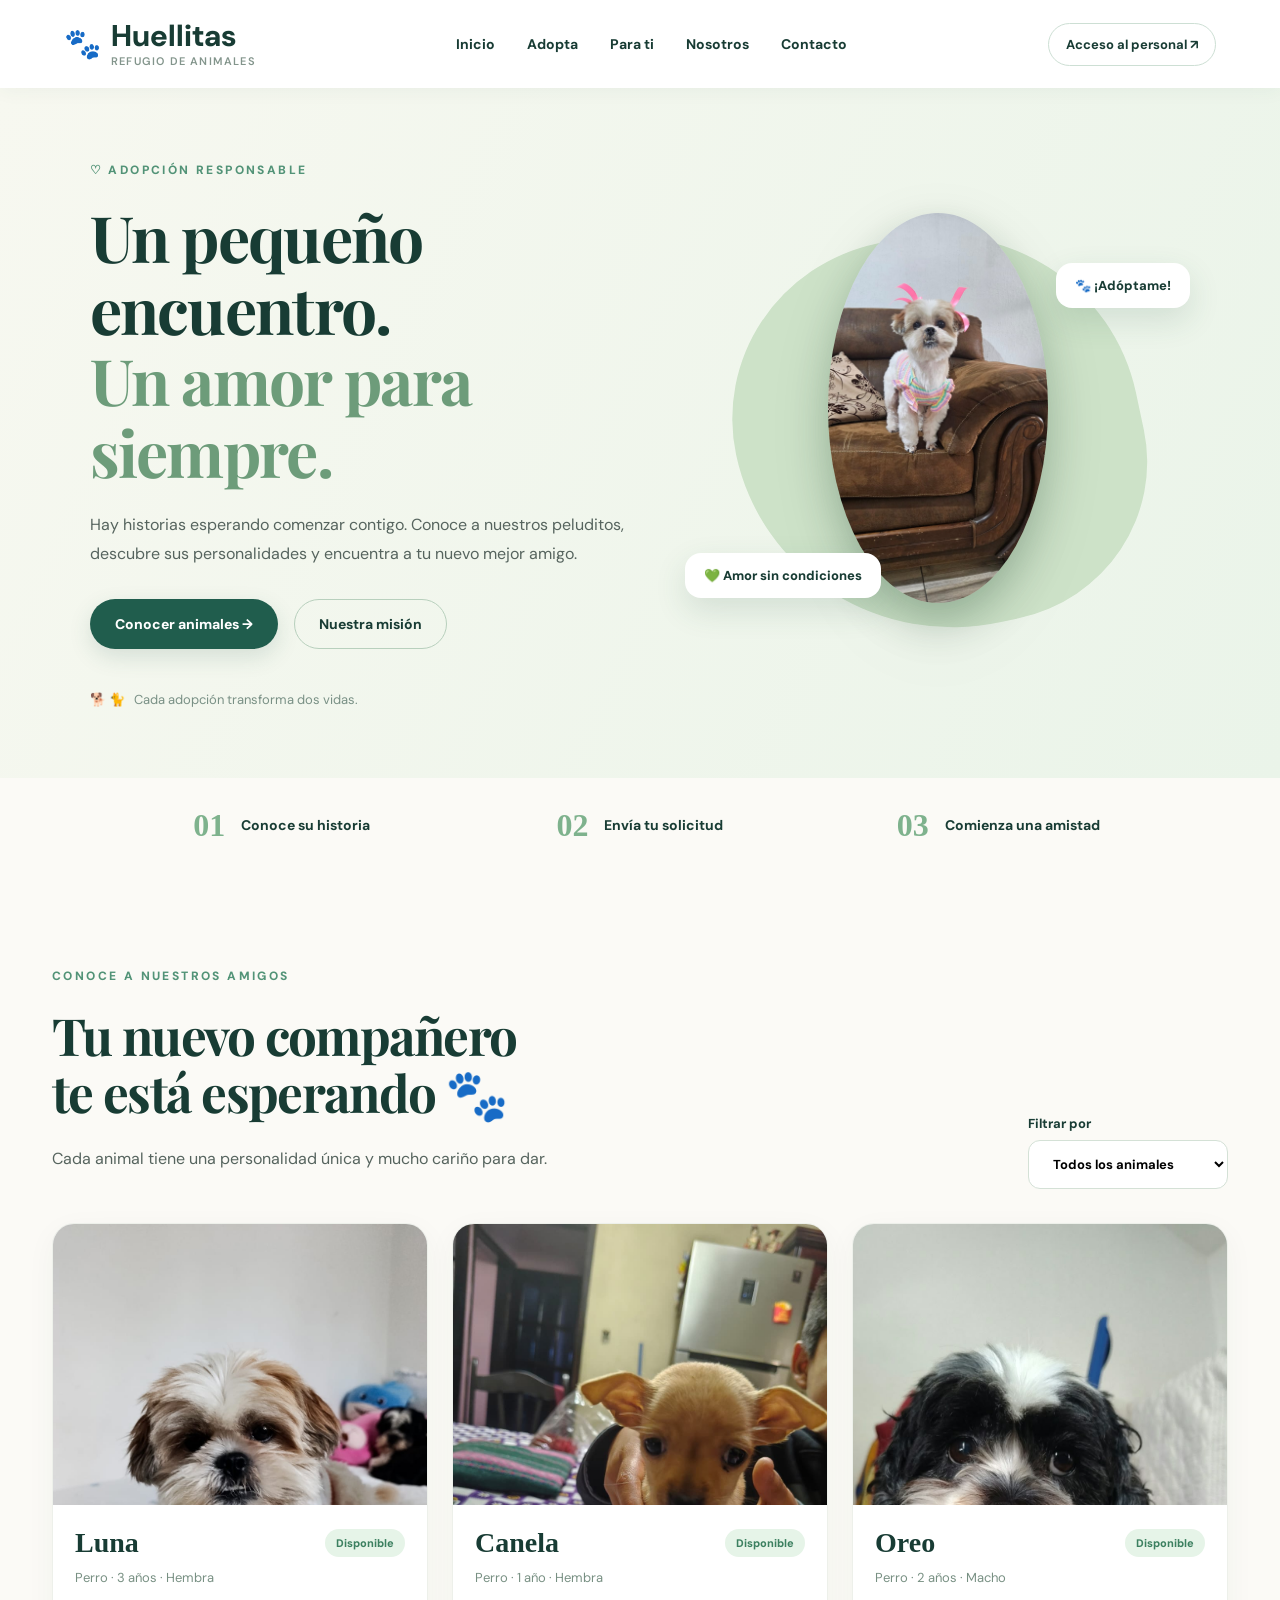
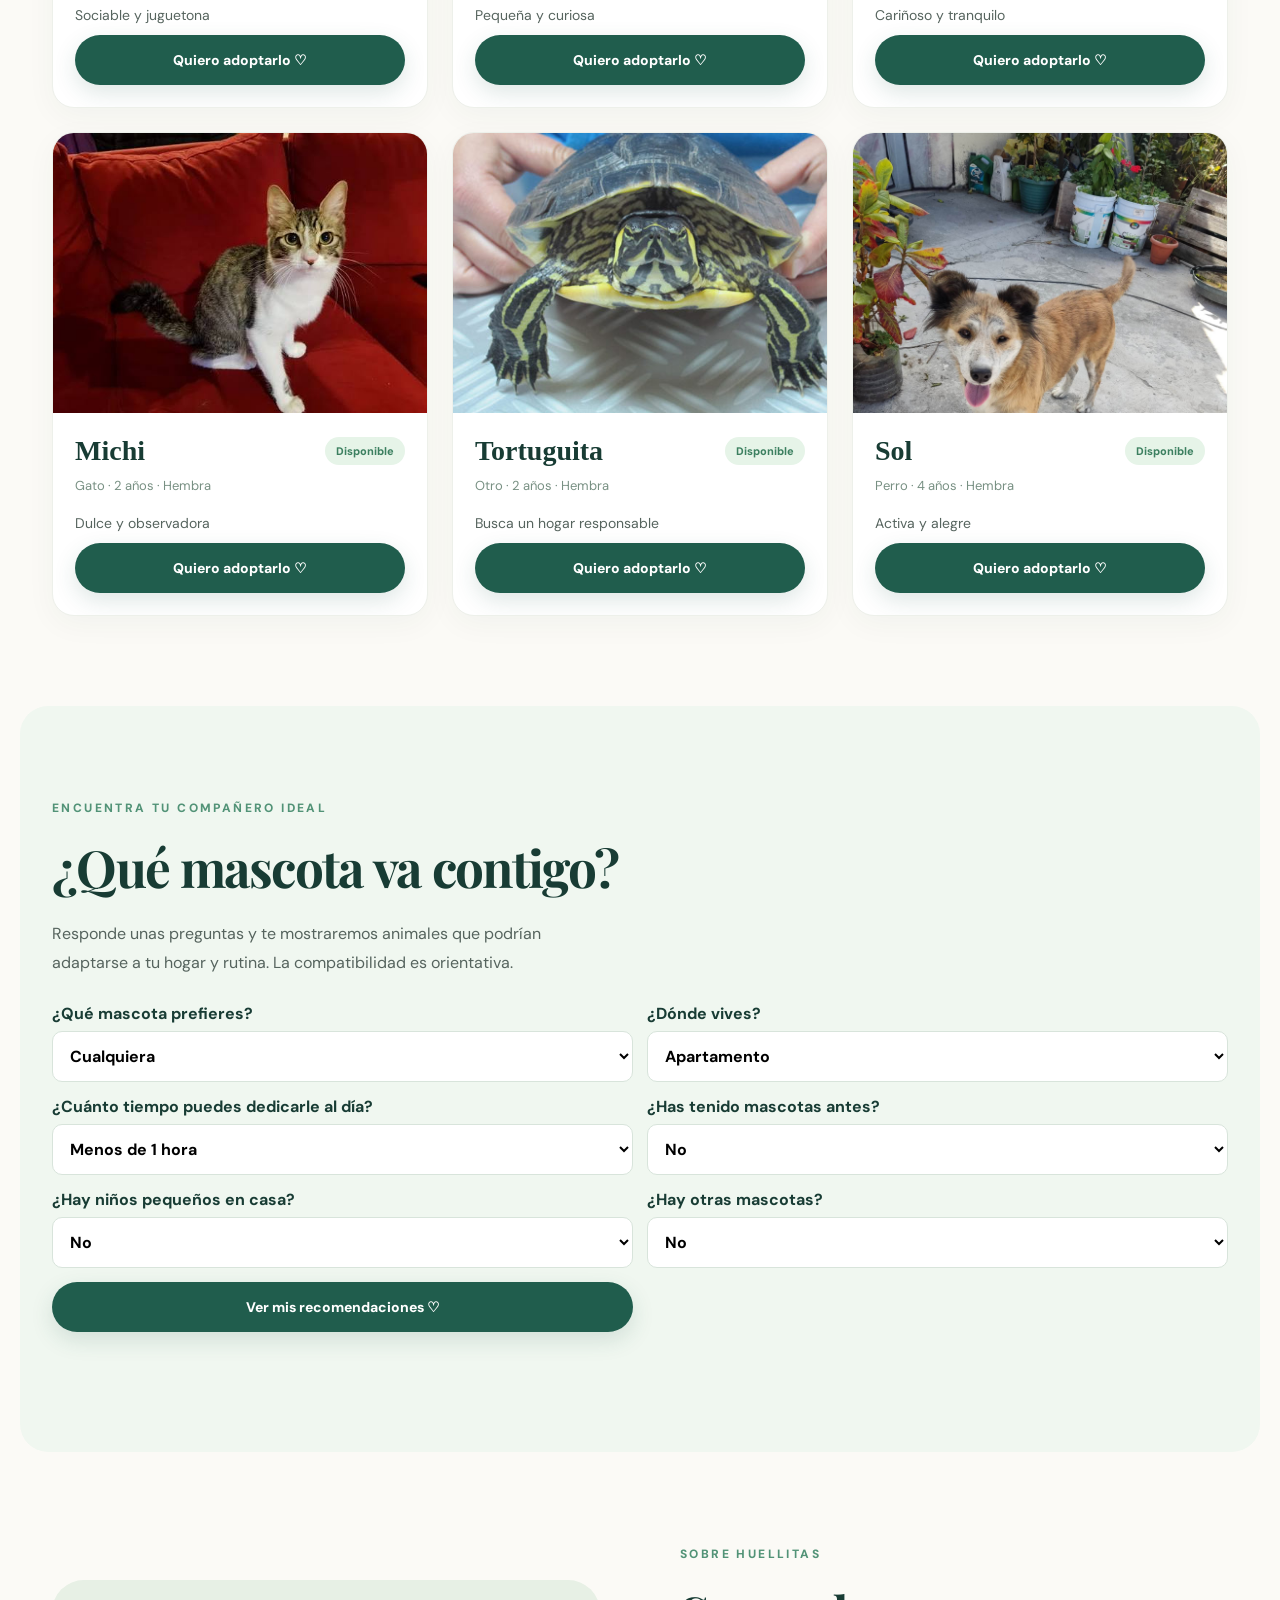
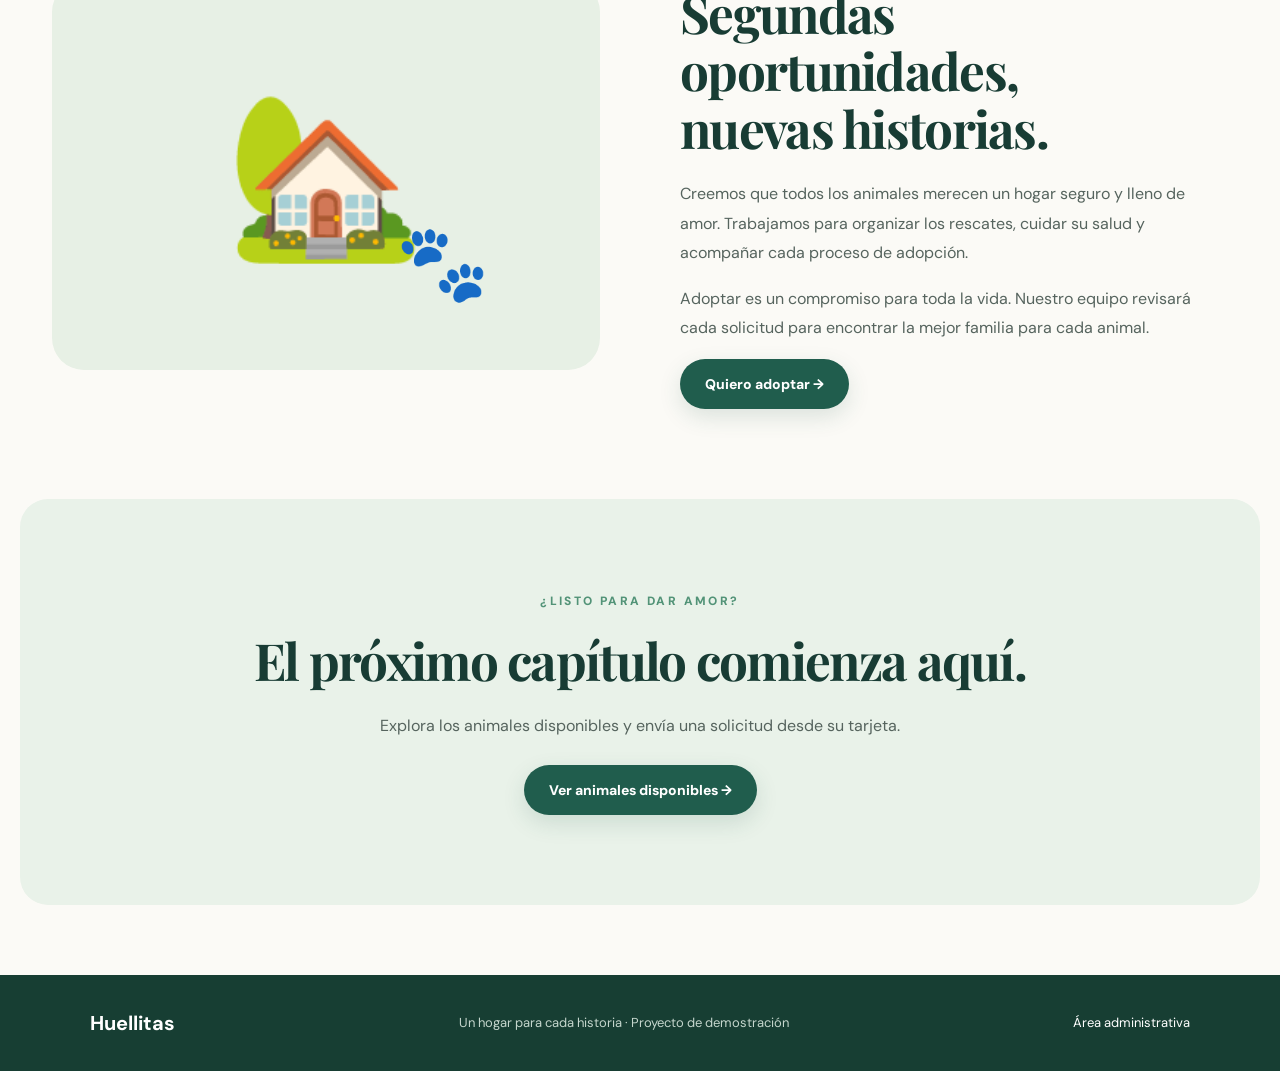
<file: frontend/index.html>
<!doctype html><html lang="es"><head><meta charset="utf-8"><meta name="viewport" content="width=device-width,initial-scale=1"><meta name="description" content="Conoce a los animales de Huellitas y solicita una adopción responsable."><title>Huellitas | Encuentra a tu mejor amigo</title><link rel="stylesheet" href="css/public.css"></head><body>
<header class="header"><a class="logo" href="index.html">🐾 <span>Huellitas<small>Refugio de animales</small></span></a><nav aria-label="Principal"><a href="#inicio">Inicio</a><a href="#amigos">Adopta</a><a href="#compatibilidad">Para ti</a><a href="#nosotros">Nosotros</a><a href="#contacto">Contacto</a></nav><a class="staff" href="panel.html">Acceso al personal ↗</a></header>
<main><section class="hero" id="inicio"><div class="hero-copy"><span class="eyebrow">♡ ADOPCIÓN RESPONSABLE</span><h1>Un pequeño encuentro.<br><em>Un amor para siempre.</em></h1><p>Hay historias esperando comenzar contigo. Conoce a nuestros peluditos, descubre sus personalidades y encuentra a tu nuevo mejor amigo.</p><div class="actions"><a class="btn" href="#amigos">Conocer animales →</a><a class="outline" href="#nosotros">Nuestra misión</a></div><div class="hero-note">🐕 🐈 &nbsp; Cada adopción transforma dos vidas.</div></div><div class="hero-art"><div class="art-glow"></div><div class="art-pet"><img src="assets/mascotas/logo-refugio.png" alt="Mascota de Huellitas"></div><span class="floating f1">💚 Amor sin condiciones</span><span class="floating f2">🐾 ¡Adóptame!</span></div></section>
<section class="impact" aria-label="Nuestro compromiso"><div><b>01</b><span>Conoce su historia</span></div><div><b>02</b><span>Envía tu solicitud</span></div><div><b>03</b><span>Comienza una amistad</span></div></section>
<section class="catalog section" id="amigos"><div class="section-top"><div><span class="eyebrow">CONOCE A NUESTROS AMIGOS</span><h2>Tu nuevo compañero<br>te está esperando 🐾</h2><p>Cada animal tiene una personalidad única y mucho cariño para dar.</p></div><div class="filters"><label for="filter">Filtrar por</label><select id="filter"><option value="Todos">Todos los animales</option><option value="Perro">Perros</option><option value="Gato">Gatos</option><option value="Otro">Otros</option></select></div></div><div id="animalGrid" class="animal-grid"></div><p class="note" id="empty" hidden>No encontramos animales disponibles con ese filtro.</p></section>
<section class="section matcher" id="compatibilidad"><span class="eyebrow">ENCUENTRA TU COMPAÑERO IDEAL</span><h2>¿Qué mascota va contigo?</h2><p>Responde unas preguntas y te mostraremos animales que podrían adaptarse a tu hogar y rutina. La compatibilidad es orientativa.</p><form id="matchForm" class="match-form"><label>¿Qué mascota prefieres?<select name="especie"><option value="Todos">Cualquiera</option><option>Perro</option><option>Gato</option><option>Otro</option></select></label><label>¿Dónde vives?<select name="vivienda"><option value="Apartamento">Apartamento</option><option value="Casa">Casa</option></select></label><label>¿Cuánto tiempo puedes dedicarle al día?<select name="actividad"><option value="Baja">Menos de 1 hora</option><option value="Media">Entre 1 y 2 horas</option><option value="Alta">Más de 2 horas</option></select></label><label>¿Has tenido mascotas antes?<select name="experiencia"><option value="No">No</option><option value="Sí">Sí</option></select></label><label>¿Hay niños pequeños en casa?<select name="ninos"><option value="No">No</option><option value="Sí">Sí</option></select></label><label>¿Hay otras mascotas?<select name="otrasMascotas"><option value="No">No</option><option value="Sí">Sí</option></select></label><button class="btn" type="submit">Ver mis recomendaciones ♡</button></form><div id="matchResults" class="animal-grid" aria-live="polite"></div></section><section class="mission section" id="nosotros"><div class="mission-illustration">🏡<span>🐾</span></div><div><span class="eyebrow">SOBRE HUELLITAS</span><h2>Segundas oportunidades,<br>nuevas historias.</h2><p>Creemos que todos los animales merecen un hogar seguro y lleno de amor. Trabajamos para organizar los rescates, cuidar su salud y acompañar cada proceso de adopción.</p><p>Adoptar es un compromiso para toda la vida. Nuestro equipo revisará cada solicitud para encontrar la mejor familia para cada animal.</p><a class="btn" href="#amigos">Quiero adoptar →</a></div></section>
<section class="contact section" id="contacto"><span class="eyebrow">¿LISTO PARA DAR AMOR?</span><h2>El próximo capítulo comienza aquí.</h2><p>Explora los animales disponibles y envía una solicitud desde su tarjeta.</p><a class="btn" href="#amigos">Ver animales disponibles →</a></section></main>
<footer><strong>Huellitas</strong><span>Un hogar para cada historia · Proyecto de demostración</span><a href="panel.html">Área administrativa</a></footer>
<div id="adoptModal" class="overlay" hidden><div class="dialog" role="dialog" aria-modal="true" aria-labelledby="modalTitle"><button id="close" class="close" type="button" aria-label="Cerrar">✕</button><span class="eyebrow">SOLICITUD DE ADOPCIÓN</span><h2 id="modalTitle">Adopta</h2><p>Déjanos tus datos para que el equipo del refugio pueda dar seguimiento a tu solicitud.</p><form id="adoptForm"><input type="hidden" name="animal" id="animalId"><div class="form-columns"><label>Nombre completo *<input name="adoptante" required maxlength="100"></label><label>Correo electrónico *<input type="email" name="contacto" required maxlength="150"></label><label>Teléfono *<input name="telefono" type="tel" required minlength="8" maxlength="20"></label><label>Edad *<input name="edadAdoptante" type="number" min="18" max="110" required></label><label>Municipio / ciudad *<input name="ciudad" required maxlength="100"></label><label>Ocupación *<input name="ocupacion" required maxlength="100"></label><label>Tipo de vivienda *<select name="vivienda" required><option value="">Selecciona</option><option>Casa</option><option>Apartamento</option></select></label><label>¿La vivienda es propia o alquilada? *<select name="tenencia" required><option value="">Selecciona</option><option>Propia</option><option>Alquilada</option><option>Familiar</option></select></label><label>¿Permiten mascotas en tu vivienda? *<select name="permiso" required><option value="">Selecciona</option><option>Sí</option><option>No</option></select></label><label>¿Hay niños en casa? *<select name="ninos" required><option value="">Selecciona</option><option>Sí</option><option>No</option></select></label><label>¿Tienes otras mascotas? *<select name="otrasMascotas" required><option value="">Selecciona</option><option>Sí</option><option>No</option></select></label><label>¿Has tenido mascotas antes? *<select name="experiencia" required><option value="">Selecciona</option><option>Sí</option><option>No</option></select></label><label>Horas diarias que estará solo *<input type="number" name="horasSolo" min="0" max="24" required></label><label>¿Puedes cubrir gastos veterinarios? *<select name="gastos" required><option value="">Selecciona</option><option>Sí</option><option>No</option></select></label><label class="wide">¿Por qué deseas adoptar? *<textarea name="preferencias" rows="3" maxlength="1000" required></textarea></label><label class="wide">¿Dónde dormirá y quién lo cuidará? *<textarea name="cuidados" rows="3" maxlength="1000" required></textarea></label><label class="wide">¿Qué harías si te mudas o tienes una emergencia? *<textarea name="compromiso" rows="3" maxlength="1000" required></textarea></label></div><label class="consent"><input type="checkbox" name="consentimiento" value="Sí" required> Autorizo el uso de mis datos para evaluar esta solicitud y acepto que el refugio me contacte.</label><button class="btn" type="submit">Enviar solicitud →</button><p class="form-message" id="formMessage" role="status"></p></form></div></div>
<script src="js/public.js"></script></body></html>
</file>
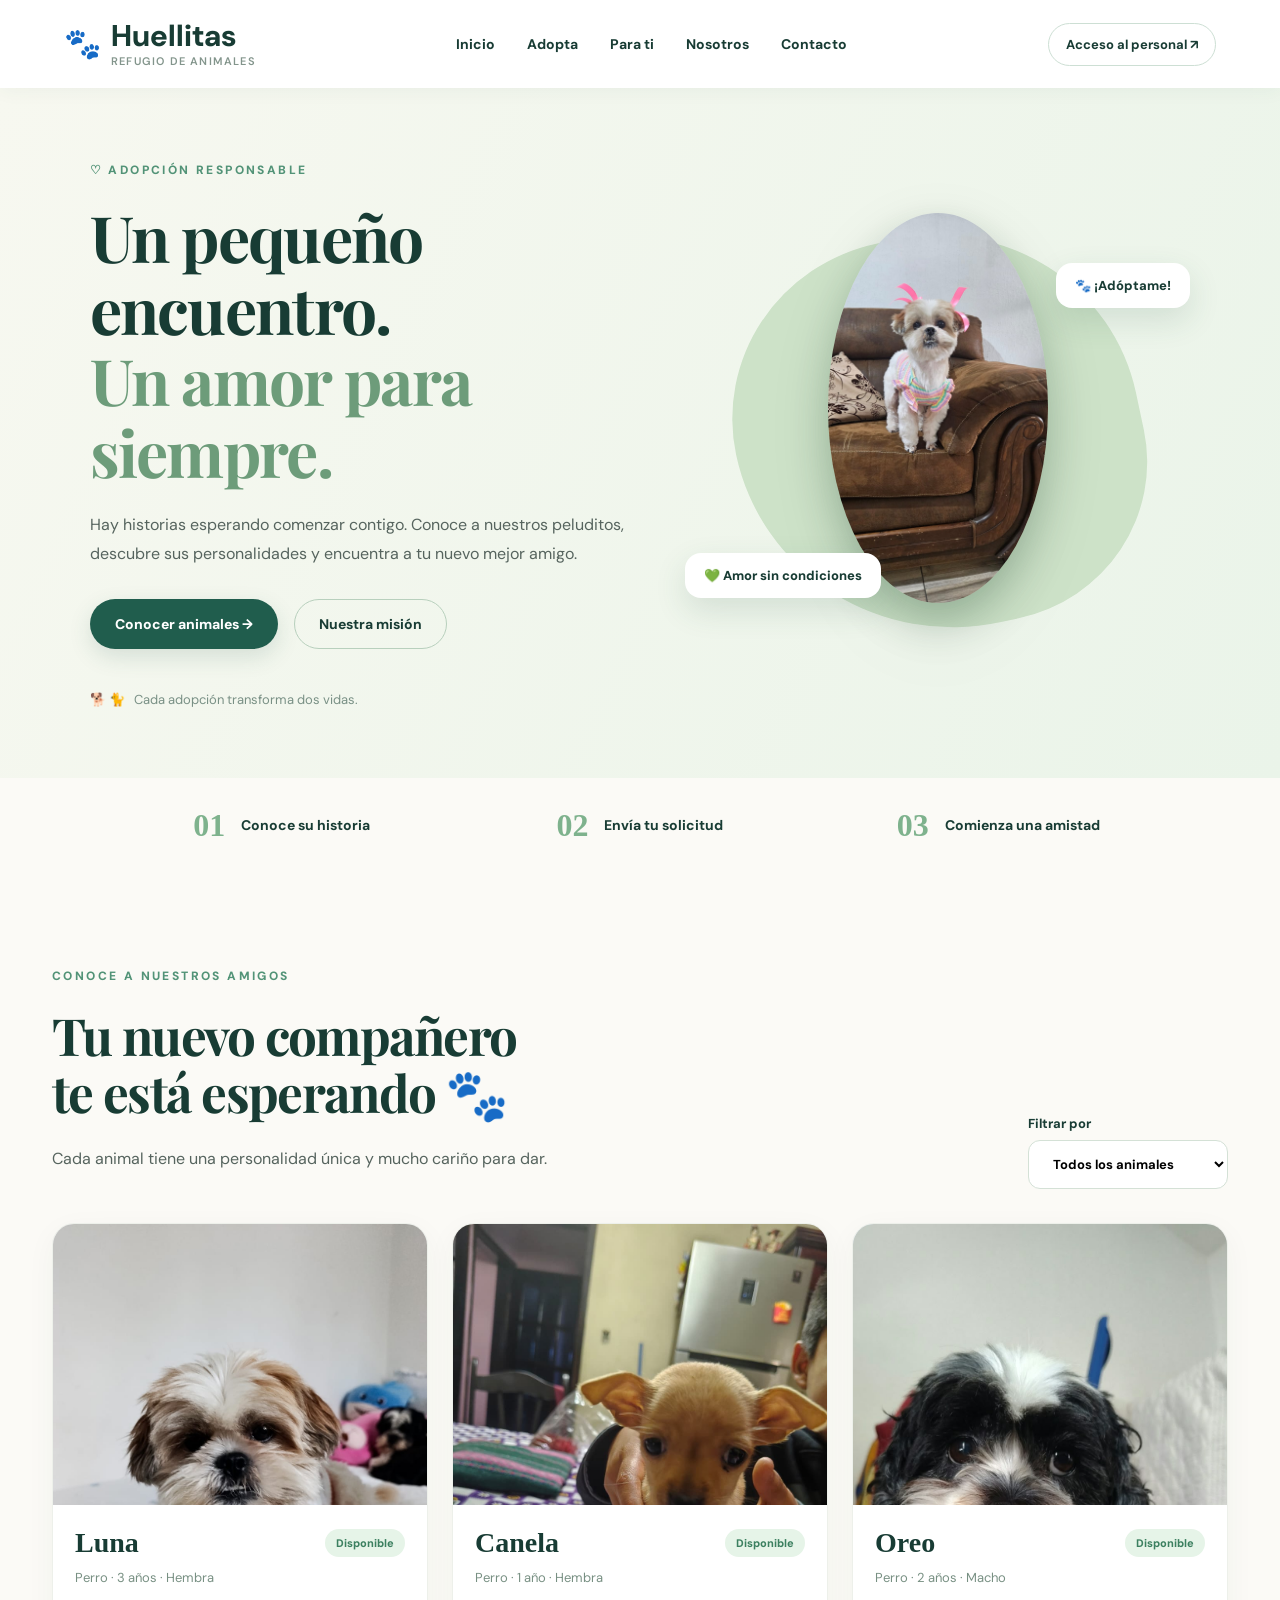
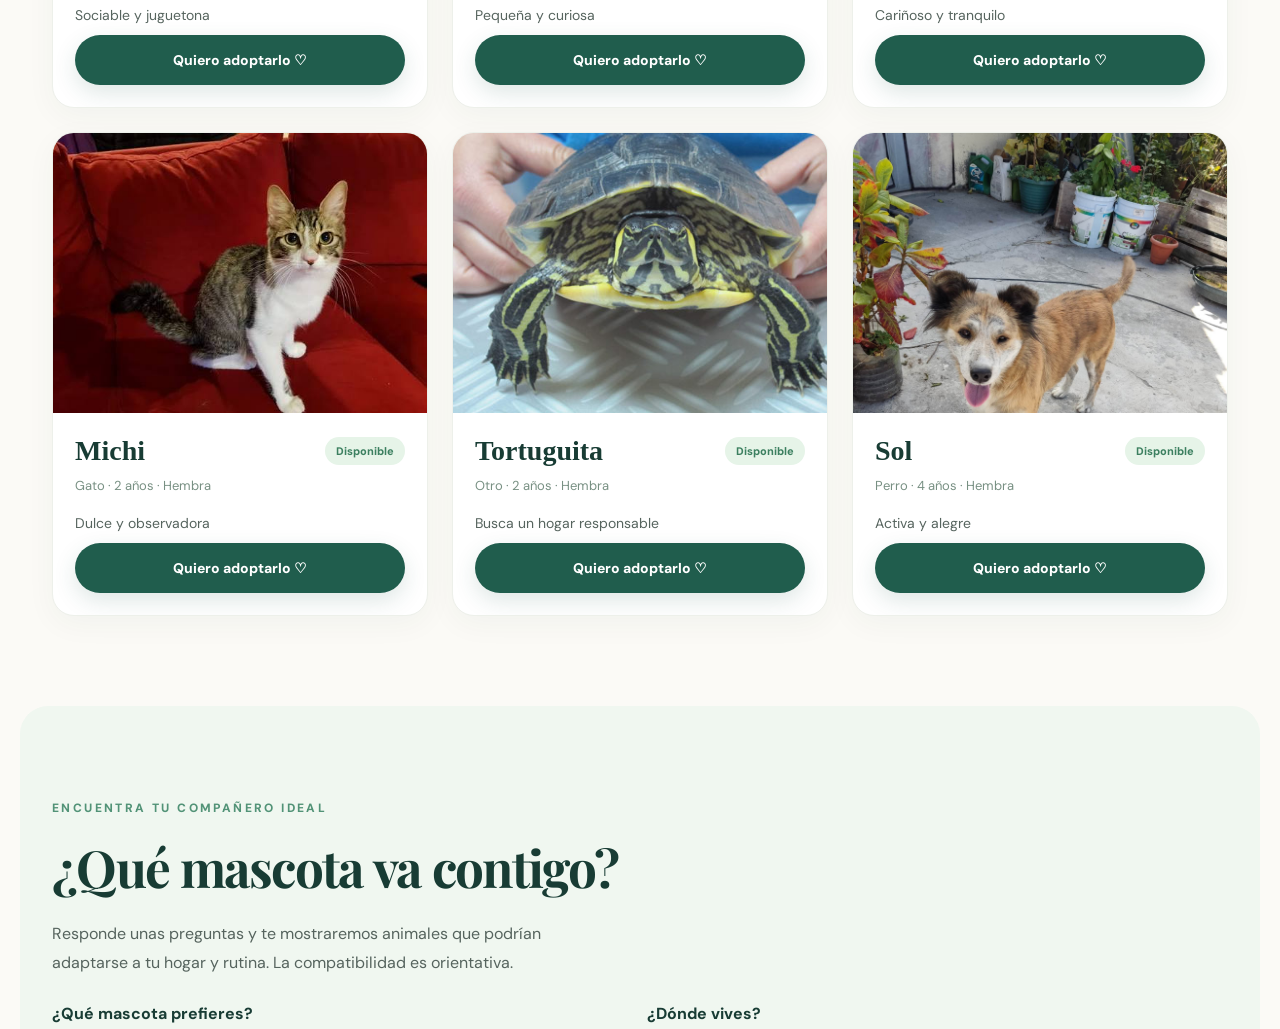
<file: frontend/admin.html>
<!doctype html><html lang="es"><head><meta charset="utf-8"><meta http-equiv="refresh" content="0; url=index.html"><title>Huellitas</title></head><body><a href="index.html">Ir al sistema</a></body></html>
</file>
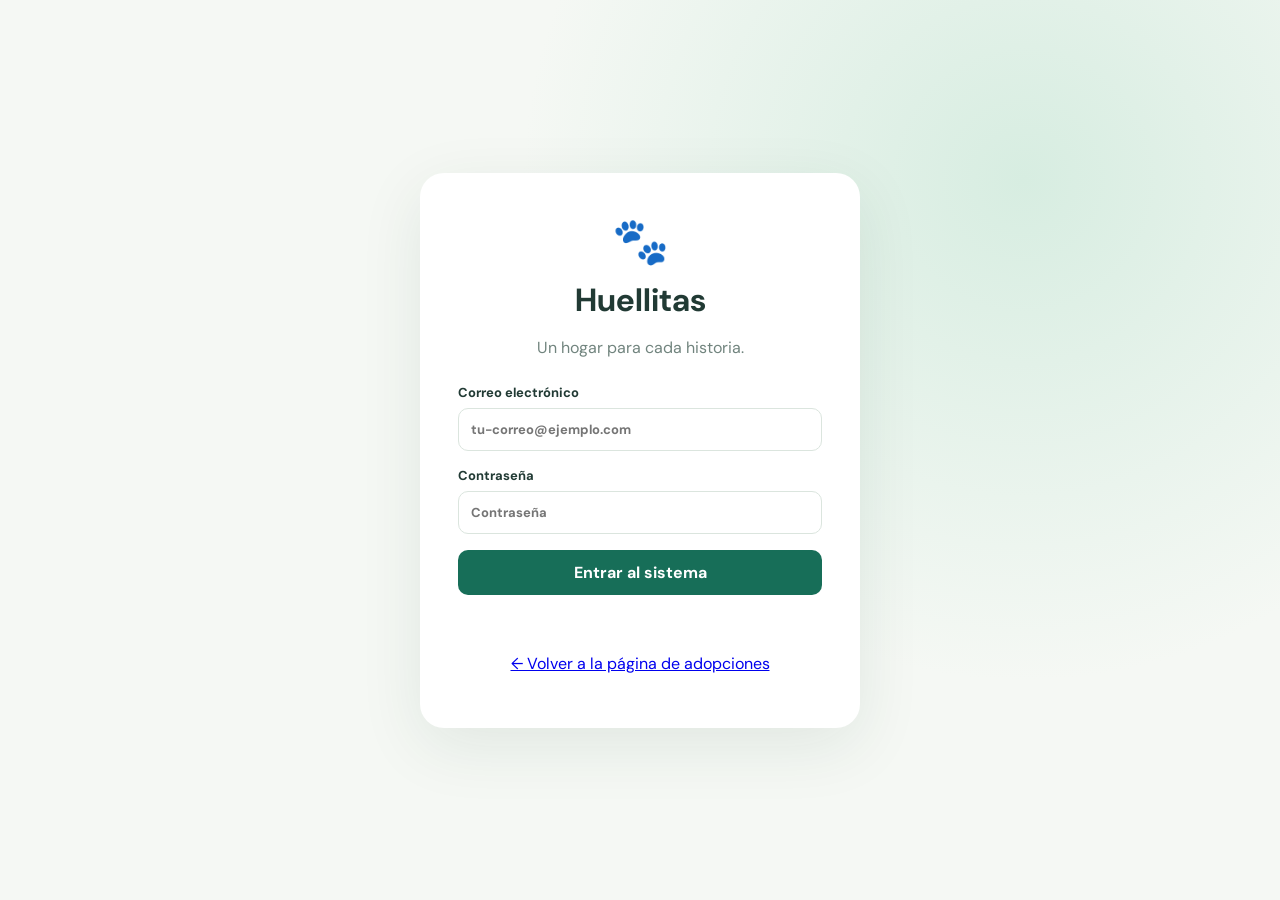
<file: frontend/panel.html>
<!doctype html><html lang="es"><head><meta charset="utf-8"><meta name="viewport" content="width=device-width,initial-scale=1"><title>Huellitas · Gestión de refugio</title><link rel="stylesheet" href="css/styles.css"></head><body>
<div id="login" class="login"><div class="login-card"><div class="brand-symbol">🐾</div><h1>Huellitas</h1><p>Un hogar para cada historia.</p><form id="loginForm"><label>Correo electrónico<input type="email" id="email" required placeholder="tu-correo@ejemplo.com"></label><label>Contraseña<input type="password" id="password" required placeholder="Contraseña"></label><button class="primary" id="loginButton">Entrar al sistema</button><p id="loginError" class="error"></p></form><p><a href="index.html">← Volver a la página de adopciones</a></p></div></div>
<div id="shell" class="shell hidden"><aside class="sidebar"><div class="sidebrand"><span>🐾</span><div><strong>Huellitas</strong><small>Refugio inteligente</small></div></div><div class="menu-label">MENÚ PRINCIPAL</div><nav id="nav"></nav><div class="sidefoot"><div id="identity"></div><a href="index.html" style="color:inherit;display:block;margin:12px 0">← Página pública</a><button id="logout" class="ghost">Cerrar sesión ↗</button></div></aside><div class="workspace"><header class="topbar"><button id="menuToggle" class="mobile">☰</button><div><small>Gestión integral del refugio</small><h1 id="heading">Resumen general</h1></div><span id="dateNow"></span></header><main id="content"></main></div></div>
<div id="modal" class="modal hidden"><div class="modal-card"><div class="modal-head"><h2 id="modalTitle"></h2><button id="closeModal" aria-label="Cerrar">✕</button></div><form id="recordForm"><div id="formFields" class="form-grid"></div><div class="form-actions"><button type="button" id="cancelModal" class="secondary">Cancelar</button><button class="primary">Guardar cambios</button></div></form></div></div><div id="toast" role="status"></div><script src="js/app.js"></script></body></html>
</file>
<file: frontend/css/public.css>
@import url('https://fonts.googleapis.com/css2?family=DM+Sans:wght@400;500;600;700;800&family=Playfair+Display:wght@600;700&display=swap');:root{--green:#205d4d;--dark:#183c34;--cream:#fbfaf6;--mint:#eaf3e8;--text:#56645e}*{box-sizing:border-box}html{scroll-behavior:smooth}body{margin:0;background:var(--cream);color:var(--dark);font-family:'DM Sans',Arial,sans-serif}a{text-decoration:none;color:inherit}button,input,select,textarea{font:inherit}button{cursor:pointer}.header{height:88px;display:flex;align-items:center;justify-content:space-between;gap:20px;padding:0 max(5%,calc((100vw - 1260px)/2));background:#fff;position:sticky;top:0;z-index:10;box-shadow:0 3px 18px #244c3d0c}.logo{font-size:30px;display:flex;align-items:center;gap:10px;font-weight:800;line-height:1}.logo small{display:block;font-size:11px;letter-spacing:1.2px;text-transform:uppercase;font-weight:600;margin-top:5px;color:#83958c}.header nav{display:flex;gap:32px;font-size:14px;font-weight:700}.header nav a:hover,.staff:hover{color:#54a184}.staff{border:1px solid #cddfd4;padding:12px 17px;border-radius:40px;font-size:13px;font-weight:700}.hero{max-width:1440px;margin:auto;min-height:610px;padding:70px 7%;display:grid;grid-template-columns:1.1fr 1fr;align-items:center;gap:40px;background:linear-gradient(115deg,#f7f8f0,#eaf4e9)}.eyebrow{font-size:12px;letter-spacing:2.4px;font-weight:800;color:#529377}.hero h1,.section h2,.dialog h2{font-family:'Playfair Display',Georgia,serif;letter-spacing:-1.7px;font-size:clamp(40px,5vw,70px);line-height:1.12;margin:22px 0}.hero h1 em{color:#6d9c7a;font-style:normal}.hero p,.section p{font-size:16px;line-height:1.85;color:var(--text);max-width:550px}.actions{display:flex;align-items:center;gap:16px;margin-top:30px}.btn{display:inline-flex;align-items:center;justify-content:center;background:var(--green);color:white;padding:16px 25px;border:0;border-radius:50px;font-weight:800;font-size:14px;box-shadow:0 8px 22px #205d4d25}.btn:hover{background:#174839}.outline{border:1px solid #b8d0bd;padding:15px 24px;border-radius:50px;font-weight:700;font-size:14px}.hero-note{margin-top:42px;color:#799085;font-size:13px}.hero-art{height:440px;display:grid;place-items:center;position:relative}.art-glow{position:absolute;width:80%;height:90%;border-radius:47% 53% 42% 58%;background:#cde2c8;transform:rotate(-12deg)}.art-pet{font-size:220px;z-index:1;filter:drop-shadow(0 18px 16px #477c5940)}.floating{position:absolute;z-index:2;background:white;padding:14px 19px;border-radius:16px;box-shadow:0 12px 32px #2a5d4924;font-size:13px;font-weight:800}.f1{left:0;bottom:55px}.f2{right:0;top:50px}.impact{max-width:1100px;margin:-1px auto 0;display:grid;grid-template-columns:repeat(3,1fr);gap:15px;padding:30px 20px}.impact div{display:flex;gap:16px;align-items:center;justify-content:center}.impact b{font-family:Georgia,serif;font-size:32px;color:#7eb28d}.impact span{font-weight:700;font-size:14px}.section{max-width:1240px;margin:auto;padding:90px 32px}.section h2{font-size:clamp(34px,4vw,52px)}.section-top{display:flex;justify-content:space-between;gap:30px;align-items:end;margin-bottom:34px}.filters{display:grid;gap:8px;font-size:13px;font-weight:700}.filters select{border:1px solid #d4e1d6;background:white;padding:14px 20px;border-radius:12px;min-width:200px}.animal-grid{display:grid;grid-template-columns:repeat(3,minmax(0,1fr));gap:24px}.pet-card{background:white;border:1px solid #edf0ea;border-radius:22px;overflow:hidden;box-shadow:0 8px 30px #1b48340b}.pet-photo{height:230px;display:grid;place-items:center;font-size:112px;background:linear-gradient(135deg,#e5f0dd,#f8ebd8)}.pet-card:nth-child(3n+2) .pet-photo{background:linear-gradient(135deg,#f3e9df,#e6f0eb)}.pet-card:nth-child(3n+3) .pet-photo{background:linear-gradient(135deg,#e4ebf8,#f3ebdf)}.pet-body{padding:25px}.pet-head{display:flex;justify-content:space-between;align-items:center;gap:10px}.pet-head h3{font-family:Georgia,serif;font-size:28px;margin:0}.tag{background:#e6f4e8;color:#3c8060;padding:7px 11px;border-radius:20px;font-size:11px;font-weight:800}.pet-meta{font-size:13px;color:#789083;margin:10px 0}.pet-description{font-size:14px!important;min-height:54px;line-height:1.65!important}.pet-card .btn{width:100%;margin-top:15px}.mission{display:grid;grid-template-columns:1fr 1fr;gap:80px;align-items:center}.mission-illustration{background:#e7f0e5;border-radius:32px;min-height:390px;display:grid;place-items:center;font-size:160px;position:relative}.mission-illustration span{position:absolute;right:20%;bottom:15%;font-size:75px}.mission h2{margin-bottom:22px}.contact{text-align:center;background:#e9f2e9;border-radius:28px;margin-bottom:70px}.contact p{margin:0 auto 24px}footer{display:flex;justify-content:space-between;gap:20px;align-items:center;padding:35px 7%;background:#173e33;color:white;font-size:13px}footer strong{font-size:20px}footer span{color:#c5d6cd}.overlay{position:fixed;inset:0;background:#0a241cb8;z-index:30;display:grid;place-items:center;padding:16px}.overlay[hidden]{display:none}.dialog{background:white;border-radius:24px;width:min(100%,490px);padding:36px;position:relative;max-height:94vh;overflow:auto}.dialog h2{font-size:36px;margin:12px 0}.dialog p{color:#68796f;line-height:1.6}.dialog label{display:grid;gap:8px;margin:14px 0;font-weight:700;font-size:13px}.dialog input,.dialog textarea{border:1px solid #d8e4db;border-radius:10px;padding:13px;width:100%;outline-color:#78aa87}.dialog .btn{width:100%}.close{position:absolute;right:20px;top:16px;background:#f0f5f0;border:0;border-radius:50%;width:36px;height:36px}.form-message{font-size:13px!important}.note{text-align:center}@media(max-width:850px){.header{height:auto;flex-wrap:wrap;padding:18px 5%}.header nav{order:3;width:100%;justify-content:space-between;gap:10px}.staff{font-size:12px}.hero{grid-template-columns:1fr;padding:55px 6%}.hero-art{height:280px}.art-pet{font-size:150px}.impact{grid-template-columns:1fr}.animal-grid{grid-template-columns:repeat(2,minmax(0,1fr))}.mission{grid-template-columns:1fr;gap:30px}.mission-illustration{min-height:250px}.section-top{align-items:start;flex-direction:column}}@media(max-width:540px){.animal-grid{grid-template-columns:1fr}.section{padding:60px 20px}.hero h1{font-size:44px}.header nav{font-size:12px}.logo{font-size:23px}.staff{padding:9px}.floating{font-size:10px}.hero-art{height:240px}.actions{flex-wrap:wrap}footer{flex-direction:column;text-align:center}}
.pet-photo img{width:100%;height:100%;object-fit:cover}.matcher{background:#f0f7f0;border-radius:28px}.match-form,.form-columns{display:grid;grid-template-columns:repeat(2,minmax(0,1fr));gap:14px}.match-form{margin:25px 0 30px}.match-form label{display:grid;gap:7px;font-weight:700}.match-form select,.dialog select{width:100%;padding:13px;border:1px solid #d8e4db;border-radius:10px;background:white}.dialog{width:min(100%,790px)}.form-columns .wide{grid-column:1/-1}.consent{display:flex!important;align-items:flex-start;gap:12px}.consent input{width:auto!important}.match-form .btn{align-self:end}@media(max-width:600px){.match-form,.form-columns{grid-template-columns:1fr}.form-columns .wide{grid-column:auto}}

/* Tarjetas: la fotografía no tapa los textos ni los botones. */
.pet-card{display:flex;flex-direction:column;min-width:0;transition:transform .2s,box-shadow .2s}
.pet-card:hover{transform:translateY(-4px);box-shadow:0 18px 40px #1b48341a}
.pet-photo{height:auto;aspect-ratio:4/3;overflow:hidden;flex:none}
.pet-photo img{display:block;width:100%;height:100%;object-fit:cover;object-position:center}
.pet-body{display:flex;flex-direction:column;flex:1;padding:22px}
.pet-head h3{overflow-wrap:anywhere}
.pet-description{flex:1;min-height:0!important;margin:8px 0!important}
.pet-card .btn{margin-top:auto}
@media(max-width:540px){.pet-photo{aspect-ratio:4/3}}

.brand-photo{width:52px;height:52px;object-fit:cover;border-radius:50%}.art-pet img{width:min(100%,390px);height:390px;object-fit:cover;border-radius:50%;box-shadow:0 20px 60px #0002}.priority-note{font-weight:700;color:#126e55;background:#e2f4e9;border-radius:12px;padding:8px 12px;font-size:.85rem}
</file>
<file: frontend/css/styles.css>
@import url('https://fonts.googleapis.com/css2?family=DM+Sans:wght@400;500;600;700&family=Manrope:wght@400;500;600;700;800&display=swap');:root{--bg:#f6f8f6;--ink:#213a34;--muted:#71847e;--green:#176e58;--light:#eaf5ef;--border:#e2eae5;--white:#fff}*{box-sizing:border-box}body{margin:0;background:var(--bg);color:var(--ink);font-family:'DM Sans',Arial,sans-serif}button,input,select,textarea{font:inherit}button{cursor:pointer}button:disabled{opacity:.45;cursor:not-allowed}.hidden{display:none!important}.login{min-height:100vh;display:grid;place-items:center;background:radial-gradient(circle at 80% 20%,#d7ede1,transparent 40%),#f5f8f4;padding:24px}.login-card{width:min(440px,100%);background:white;padding:38px;border-radius:24px;box-shadow:0 18px 65px #153d2817;text-align:center}.brand-symbol{font-size:46px}.login-card h1{font-size:32px;margin:8px 0 0}.login-card p{color:var(--muted)}label{display:flex;flex-direction:column;gap:7px;font-size:13px;font-weight:700;text-align:left}input,select,textarea{width:100%;border:1px solid #dbe5de;background:#fff;border-radius:10px;padding:12px;color:var(--ink);outline:none}input:focus,select:focus,textarea:focus{border-color:var(--green);box-shadow:0 0 0 3px #176e581a}textarea{min-height:85px;resize:vertical}.login form{display:grid;gap:16px;margin-top:26px}.primary{background:var(--green);color:white;border:0;padding:12px 19px;border-radius:10px;font-weight:700}.primary:hover{background:#105a47}.secondary,.ghost{border:1px solid var(--border);background:white;padding:11px 15px;border-radius:10px;color:var(--ink);font-weight:700}.demo{margin-top:25px;text-align:left;line-height:1.8;background:var(--light);padding:15px;border-radius:12px;font-size:12px;color:#46675c}.error{color:#bd3939!important;font-size:13px}.shell{display:flex;min-height:100vh}.sidebar{width:255px;position:sticky;top:0;height:100vh;background:#fff;border-right:1px solid var(--border);display:flex;flex-direction:column;padding:27px 16px;flex-shrink:0}.sidebrand{display:flex;align-items:center;gap:12px;padding:0 12px 34px}.sidebrand>span{font-size:31px}.sidebrand strong{display:block;font:800 22px Manrope}.sidebrand small{font-size:11px;color:var(--muted)}.menu-label{font-size:10px;letter-spacing:2px;color:#98a9a0;font-weight:800;padding:0 15px 14px}nav{display:grid;gap:5px}.navbtn{display:flex;align-items:center;gap:12px;width:100%;text-align:left;border:0;background:transparent;padding:13px 15px;border-radius:11px;color:#677e75;font-weight:700}.navbtn.active,.navbtn:hover{background:#e7f3ec;color:#166b54}.sidefoot{margin-top:auto;border-top:1px solid var(--border);padding:20px 10px 0;font-size:13px}.sidefoot small{display:block;color:var(--muted);margin-top:4px}.sidefoot .ghost{margin-top:14px;width:100%}.workspace{flex:1;min-width:0}.topbar{display:flex;justify-content:space-between;align-items:center;padding:29px 38px;background:white;border-bottom:1px solid var(--border)}.topbar small{color:var(--muted)}.topbar h1{font:800 25px Manrope;margin:4px 0}.topbar>span{font-size:13px;color:var(--muted)}main{max-width:1450px;margin:auto;padding:32px 38px}.hero{border-radius:18px;background:linear-gradient(110deg,#176e58,#3a9574);color:white;padding:30px 34px;display:flex;align-items:center;justify-content:space-between;gap:18px;margin-bottom:25px}.hero h2{font:800 25px Manrope;margin:0 0 8px}.hero p{margin:0;color:#e2f6e9}.hero .emoji{font-size:67px}.stats{display:grid;grid-template-columns:repeat(4,minmax(0,1fr));gap:17px;margin-bottom:25px}.stat,.panel{background:#fff;border:1px solid var(--border);border-radius:16px;padding:23px}.stat .ico{font-size:24px}.stat .value{font:800 32px Manrope;margin:10px 0 3px}.stat small{color:var(--muted)}.panel{margin-bottom:22px}.panel h3{margin:0 0 15px;font:800 17px Manrope}.section-head{display:flex;justify-content:space-between;align-items:center;gap:12px;margin-bottom:19px;flex-wrap:wrap}.section-head h2{font:800 21px Manrope;margin:0}.section-head p{color:var(--muted);margin:5px 0 0}.tools{display:flex;gap:10px;flex-wrap:wrap}.tools input{width:min(260px,100%)}.tablewrap{overflow-x:auto}table{width:100%;border-collapse:collapse;text-align:left;min-width:680px}th{font-size:11px;color:#8b9c95;text-transform:uppercase;letter-spacing:.8px;background:#f8faf8}td,th{padding:14px 13px;border-bottom:1px solid #edf1ee}td{font-size:13px}tr:last-child td{border-bottom:0}.pill{display:inline-block;border-radius:20px;background:#e6f4ec;color:#187054;padding:6px 10px;font-size:11px;font-weight:800}.pill.warn{background:#fff2db;color:#996213}.pill.red{background:#fce9e9;color:#b14a4a}.actions{white-space:nowrap}.linkbtn{background:none;border:0;color:var(--green);font-weight:800;padding:5px}.linkbtn.danger{color:#c54e4e}.empty{text-align:center;color:var(--muted);padding:35px}.two-col{display:grid;grid-template-columns:1fr 1fr;gap:22px}.rowitem{display:flex;justify-content:space-between;padding:13px 0;border-bottom:1px solid var(--border);font-size:13px}.rowitem:last-child{border:0}.muted{color:var(--muted)}.modal{position:fixed;inset:0;background:#0a201a91;display:grid;place-items:center;padding:20px;z-index:10}.modal-card{width:min(690px,100%);max-height:92vh;overflow:auto;background:white;border-radius:19px;padding:26px;box-shadow:0 22px 80px #0003}.modal-head{display:flex;align-items:center;justify-content:space-between;margin-bottom:20px}.modal-head h2{margin:0;font:800 21px Manrope}.modal-head button{border:0;background:transparent;font-size:19px}.form-grid{display:grid;grid-template-columns:1fr 1fr;gap:15px}.form-grid .wide{grid-column:1/-1}.form-actions{display:flex;justify-content:flex-end;gap:10px;margin-top:23px}#toast{position:fixed;bottom:25px;right:25px;background:#213a34;color:white;padding:13px 19px;border-radius:11px;display:none;z-index:20}.mobile{display:none}.note{background:#fff8e8;color:#826126;border:1px solid #f0e0bb;padding:14px;border-radius:10px;font-size:13px;margin-bottom:20px}@media(max-width:950px){.stats{grid-template-columns:repeat(2,1fr)}.two-col{grid-template-columns:1fr}.sidebar{width:220px}main{padding:25px}.topbar{padding:22px 25px}}@media(max-width:680px){.sidebar{position:fixed;z-index:5;transform:translateX(-100%);transition:transform .2s;box-shadow:10px 0 30px #0001}.sidebar.open{transform:translateX(0)}.mobile{display:block;border:0;background:transparent;font-size:24px}.topbar{gap:15px}.topbar>span{display:none}.stats{gap:10px}.stat{padding:15px}.stat .value{font-size:26px}.hero{padding:23px}.hero .emoji{display:none}.form-grid{grid-template-columns:1fr}.form-grid .wide{grid-column:auto}main{padding:17px}.topbar h1{font-size:20px}}
.readonly-field{background:#f3f6f4;border:1px solid #dce7df;border-radius:12px;padding:12px;min-height:45px;white-space:pre-wrap;overflow-wrap:anywhere}.brand-symbol img{width:76px;height:76px;object-fit:cover;border-radius:50%}.sidebrand img{width:42px;height:42px;object-fit:cover;border-radius:50%}
</file>
